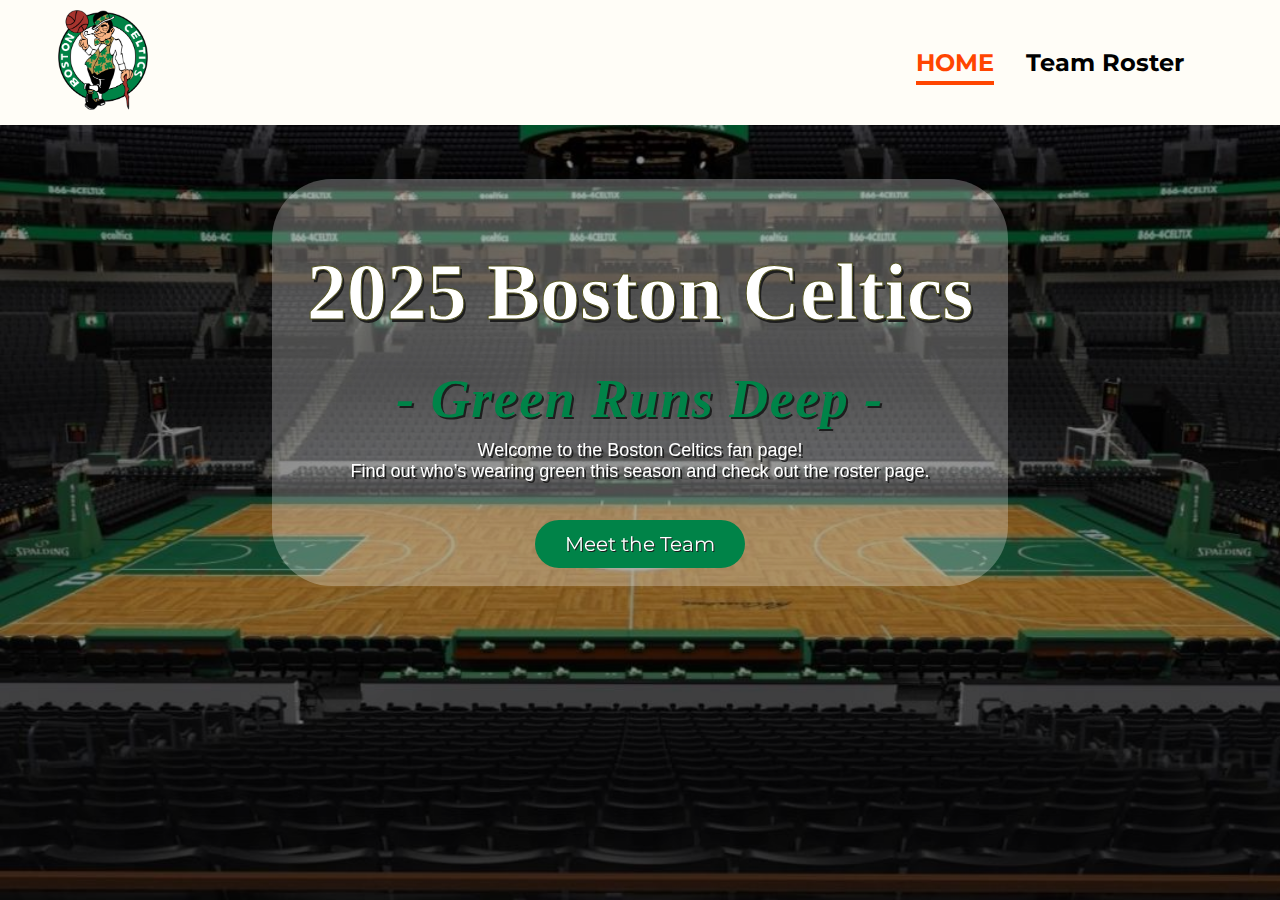
<file: index.html>
<!Doctype html>
<html lang="en">
    <head>
    <meta charset="UTF-8">
    <meta name="viewport" content="width=device-width, initial-scale=1.0">
    <link rel="icon" href="images/basketball.png">
    <link rel="stylesheet" href="css/style.css">
    <link rel="stylesheet" href="https://fonts.googleapis.com/css?family=Roboto">
    <link rel="stylesheet" href="https://fonts.googleapis.com/css?family=Montserrat">

    <title>2025 Boston Celtics Roster Card</title>
    </head>
    <body class="home-bg">
        <a class="skip" href="#main">Skip to content</a>
        
        <header>
            <div class="header-logo">
                <a href="index.html">
                <img src="images/logoimage.png" alt="Boston Celtics Logo" class="logo"/>
                </a>
            <nav aria-label="Main Navigation">
                <ul class ="nav">
                    <li><a class ="active" href="index.html">Home</a></li>
                    <li><a href="teamroster.html" class="navRoster">Team Roster</a></li>
                </ul>
            </nav>
        </div>
        </header>



        <main id="main">
            <div class="main-content">
            <h1>2025 Boston Celtics</h1>
            <h2>- Green Runs Deep -</h2>
        
            <p>Welcome to the Boston Celtics fan page!</p>
            <p class="extra-padding">Find out who’s wearing green this season and check out the roster page.</p>

            <a href="teamroster.html" class="cta-btn">Meet the Team</a>
        </div>


        </main>


    <script src="js/specialeff.js"></script>
    </body>
</html>
</file>
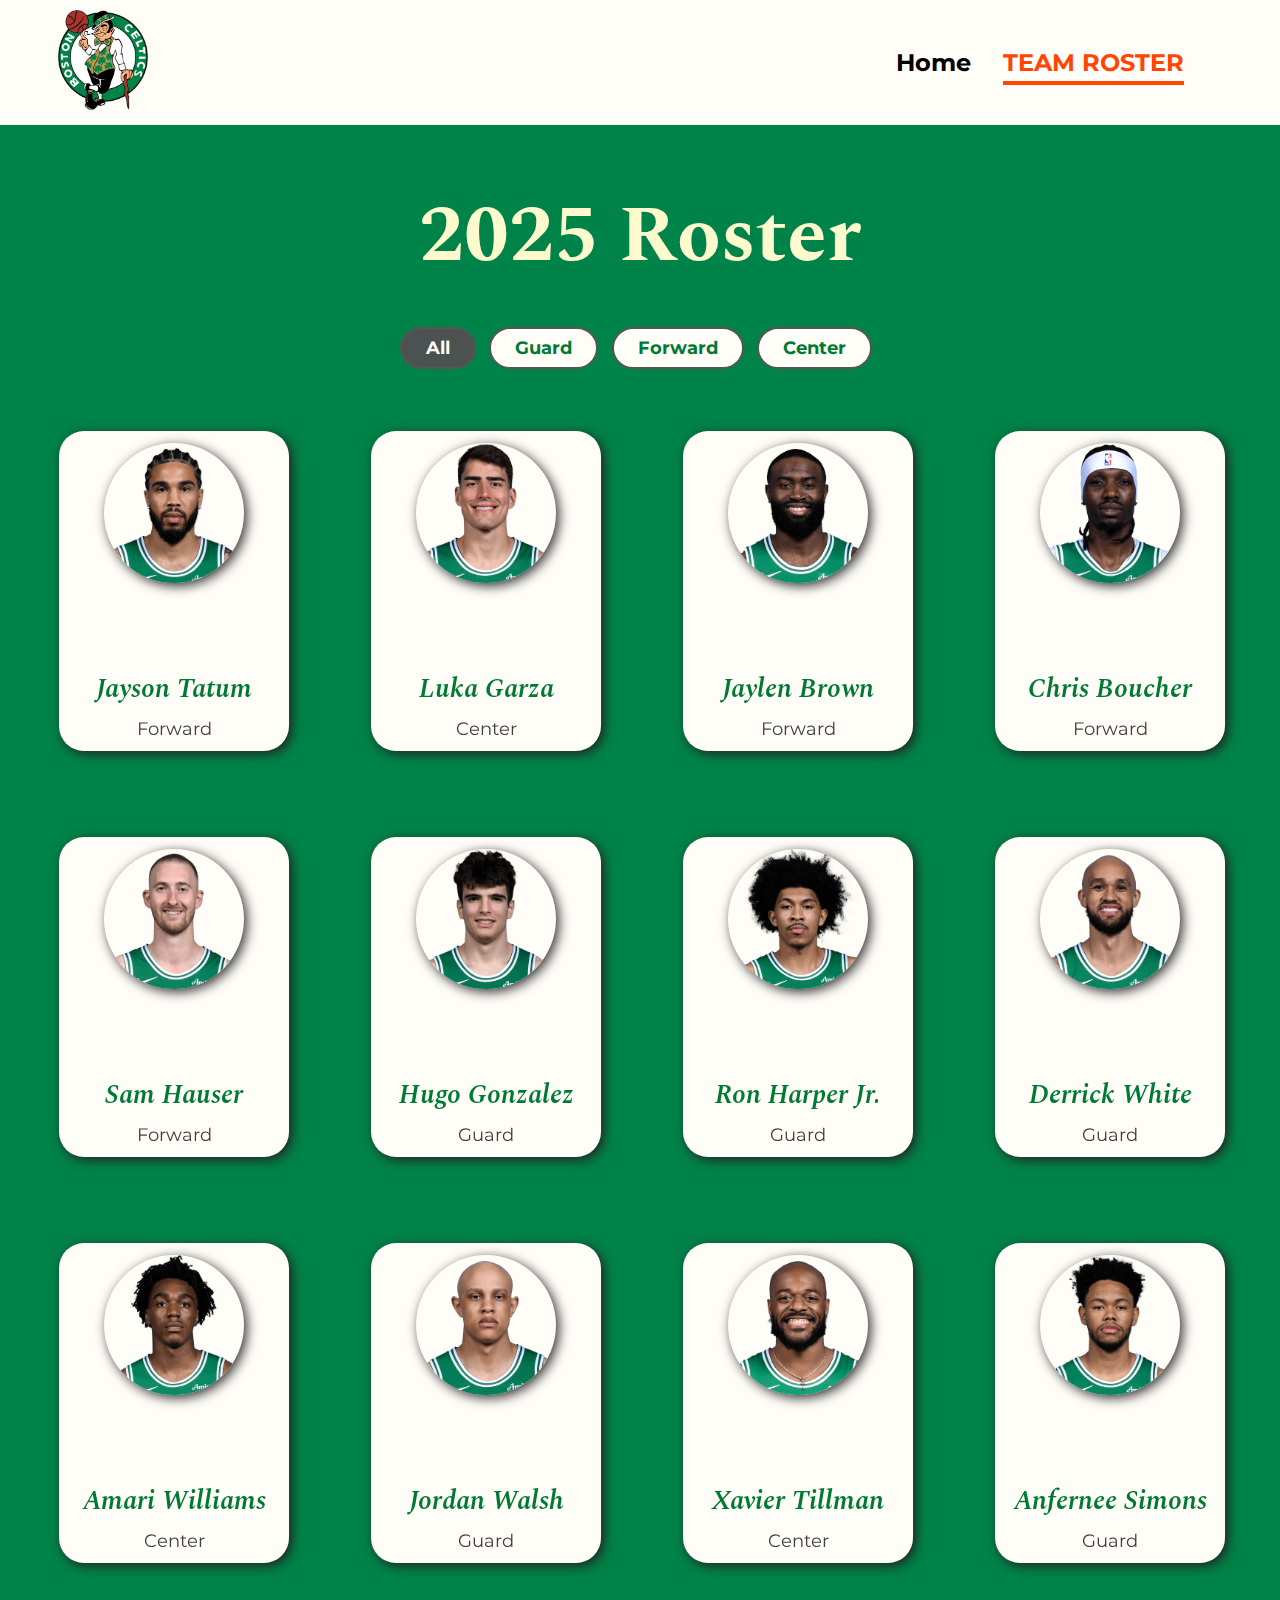
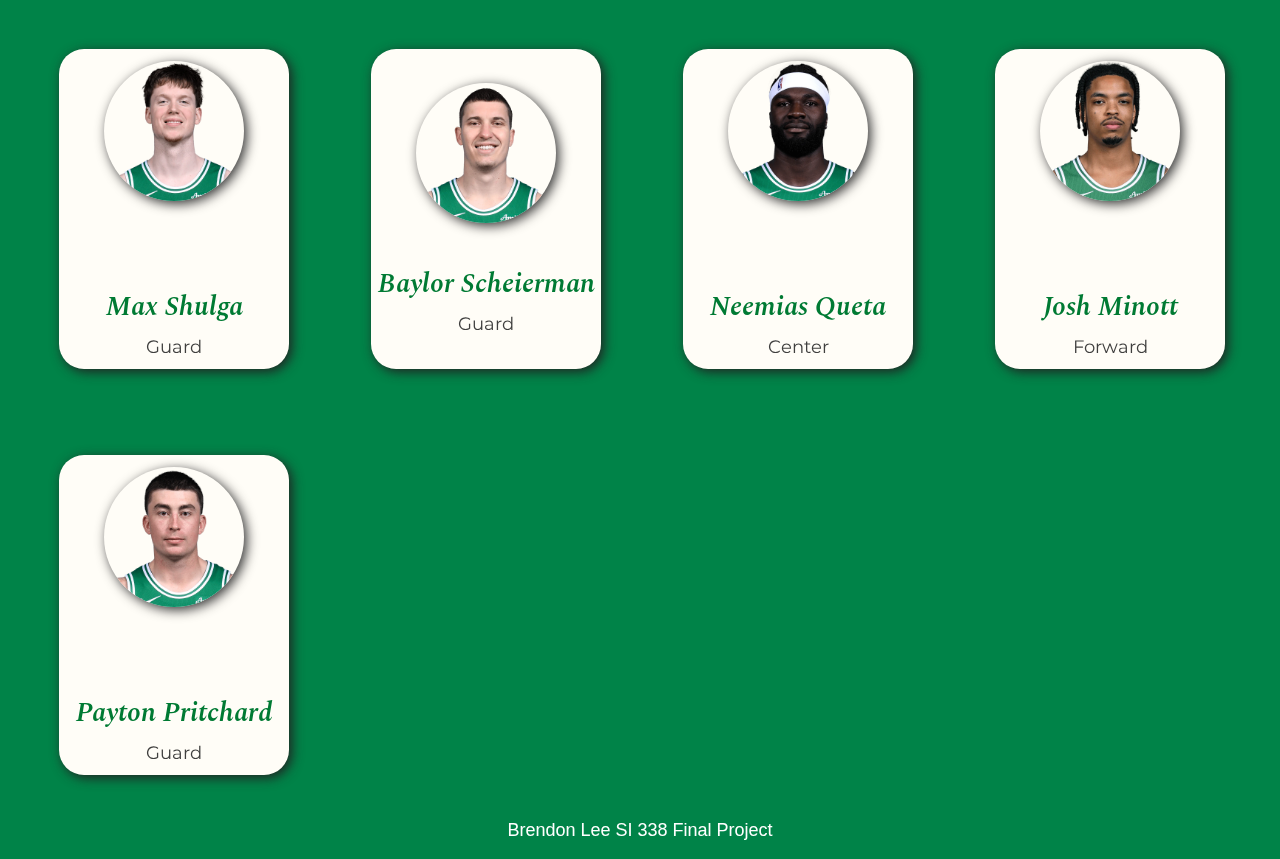
<file: teamroster.html>
<!DOCTYPE html>
<html lang="en">
<head>
   
    
    <meta charset="UTF-8">
    <meta name="viewport" content="width=device-width, initial-scale=1.0">
    <link rel="icon" href="images/basketball.png">
    <link rel="stylesheet" href="css/style.css">
    <link rel="stylesheet" href="https://fonts.googleapis.com/css?family=Roboto">
    <link rel="stylesheet" href="https://fonts.googleapis.com/css?family=Montserrat">
    <link rel="stylesheet" href="https://fonts.googleapis.com/css?family=Spectral:400,600,700,900">

    <title>Team Roster</title>
</head>


<body class="roster-bg">
    <a class="skip" href="#main">Skip to content</a>
    <header>
        <!-- Same header-logo/nav as before -->
        <div class="header-logo">
            <a href="index.html">
                <img src="images/logoimage.png" alt="Boston Celtics Logo" class="logo"/>
            </a>
            <nav aria-label="Main Navigation">
                <ul class="nav">
                    <li><a href="index.html">Home</a></li>
                    <li><a class="active" href="teamroster.html">Team Roster</a></li>
                </ul>
            </nav>
        </div>
    </header>


    <main id="main">
      <h1 class="roster-h1">2025 Roster</h1>


    <div class="filter-nav">
      <button class="filter-btn active" data-position="all">All</button>
      <button class="filter-btn" data-position="guard">Guard</button>
      <button class="filter-btn" data-position="forward">Forward</button>
      <button class="filter-btn" data-position="center">Center</button>
    </div>
    <div id="player-count" class="player-count"></div>



    <div class="player-grid">

    
    <div class="player-card" data-position="forward">
    <div class="card-inner">
<!-- jayson tatutum -->
    <div class="card-front">
      <img src="images/Jayson-Tatum.webp" alt="Jayson Tatum professional athlete" class="player-img">
      <h2>Jayson Tatum</h2>
      <p>Forward</p>
    </div>

    <div class="card-back">
      <h3>Player Info</h3>
      <ul>
        <li><strong>Height:</strong>  6'8"</li>
        <li><strong>Number:</strong>  0</li>
        <li><strong>Age:</strong>  27</li>
        <li><strong>Weight:</strong>  210 lbs</li>
        <li><strong>Experience:</strong>  8 years</li>
      </ul>
    </div>
  </div>
</div>
<!-- lg -->
<div class="player-card" data-position="center">
    <div class="card-inner">

    <div class="card-front">
      <img src="images/Luka-Garza.webp" alt="Luka Garza professional athlete" class="player-img">
      <h2>Luka Garza</h2>
      <p>Center</p>
    </div>

    <div class="card-back">
      <h3>Player Info</h3>
      <ul>
        <li><strong>Height:</strong> 6'10"</li>
        <li><strong>Number:</strong> 52</li>
        <li><strong>Age:</strong> 26</li>
        <li><strong>Weight:</strong> 243 lbs</li>
        <li><strong>Experience:</strong> 4 years</li>
      </ul>
    </div>
  </div>
</div>
<!-- jb -->
<div class="player-card" data-position="forward">
    <div class="card-inner">

    <div class="card-front">
      <img src="images/Jaylen-Brown.webp" alt="Jaylen Brown professional athlete" class="player-img">
      <h2>Jaylen Brown</h2>
      <p>Forward</p>
    </div>

    <div class="card-back">
      <h3>Player Info</h3>
      <ul>
        <li><strong>Height:</strong> 6'6"</li>
        <li><strong>Number:</strong> 7</li>
        <li><strong>Age:</strong> 29</li>
        <li><strong>Weight:</strong> 223 lbs</li>
        <li><strong>Experience:</strong> 9 years</li>
      </ul>
    </div>
  </div>
</div>
<!-- cb -->
<div class="player-card" data-position="forward">
    <div class="card-inner">

    <div class="card-front">
      <img src="images/Chris-Boucher.webp" alt="Chris Boucher professional athlete" class="player-img">
      <h2>Chris Boucher</h2>
      <p>Forward</p>
    </div>

    <div class="card-back">
      <h3>Player Info</h3>
      <ul>
        <li><strong>Height:</strong> 6'8"</li>
        <li><strong>Number:</strong> 99</li>
        <li><strong>Age:</strong> 32</li>
        <li><strong>Weight:</strong> 200 lbs</li>
        <li><strong>Experience:</strong> 8 years</li>
      </ul>
    </div>
  </div>
</div>
<!-- SH -->
<div class="player-card" data-position="forward">
    <div class="card-inner">

    <div class="card-front">
      <img src="images/Sam-Hauser.webp" alt="Sam Hauser professional athlete" class="player-img">
      <h2>Sam Hauser</h2>
      <p>Forward</p>
    </div>

    <div class="card-back">
      <h3>Player Info</h3>
      <ul>
        <li><strong>Height:</strong> 6'7"</li>
        <li><strong>Number:</strong> 30</li>
        <li><strong>Age:</strong> 27</li>
        <li><strong>Weight:</strong> 217 lbs</li>
        <li><strong>Experience:</strong> 4 years</li>
      </ul>
    </div>
  </div>
</div>
<!-- hugo -->
<div class="player-card" data-position="guard">
    <div class="card-inner">

    <div class="card-front">
      <img src="images/Hugo-Gonzalez.webp" alt="Hugo Gonzalez professional athlete" class="player-img">
      <h2>Hugo Gonzalez</h2>
      <p>Guard</p>
    </div>

    <div class="card-back">
      <h3>Player Info</h3>
      <ul>
        <li><strong>Height:</strong> 6'6"</li>
        <li><strong>Number:</strong> 28</li>
        <li><strong>Age:</strong> 19</li>
        <li><strong>Weight:</strong> 200 lbs</li>
        <li><strong>Experience:</strong> Rookie</li>
      </ul>
    </div>
  </div>
</div>
<!--  -->

<div class="player-card" data-position="guard">
    <div class="card-inner">

    <div class="card-front">
      <img src="images/Ron-Harper-Jr..webp" alt="Ron Harper Jr. professional athlete" class="player-img">
      <h2>Ron Harper Jr.</h2>
      <p>Guard</p>
    </div>

    <div class="card-back">
      <h3>Player Info</h3>
      <ul>
        <li><strong>Height:</strong> 6'5"</li>
        <li><strong>Number:</strong> 13</li>
        <li><strong>Age:</strong> 25</li>
        <li><strong>Weight:</strong> 233 lbs</li>
        <li><strong>Experience:</strong> 3 years</li>
      </ul>
    </div>
  </div>
</div>
<!--  -->
<div class="player-card" data-position="guard">
    <div class="card-inner">

    <div class="card-front">
      <img src="images/Derrick-White.webp" alt="Derrick White professional athlete" class="player-img">
      <h2>Derrick White</h2>
      <p>Guard</p>
    </div>

    <div class="card-back">
      <h3>Player Info</h3>
      <ul>
        <li><strong>Height:</strong> 6'4"</li>
        <li><strong>Number:</strong> 9</li>
        <li><strong>Age:</strong> 31</li>
        <li><strong>Weight:</strong> 190 lbs</li>
        <li><strong>Experience:</strong> 8 years</li>
      </ul>
    </div>
  </div>
</div>
<!--  -->

<div class="player-card" data-position="center">
    <div class="card-inner">

    <div class="card-front">
      <img src="images/Amari-Williams.webp" alt="Amari Williams professional athlete" class="player-img">
      <h2>Amari Williams</h2>
      <p>Center</p>
    </div>

    <div class="card-back">
      <h3>Player Info</h3>
      <ul>
        <li><strong>Height:</strong> 6'11"</li>
        <li><strong>Number:</strong> 77</li>
        <li><strong>Age:</strong> 23</li>
        <li><strong>Weight:</strong> 250 lbs</li>
        <li><strong>Experience:</strong> Rookie</li>
      </ul>
    </div>
  </div>
</div>
<!--  -->

<div class="player-card" data-position="guard">
    <div class="card-inner">

    <div class="card-front">
      <img src="images/Jordan-Walsh.webp" alt="Jordan Walsh professional athlete" class="player-img">
      <h2>Jordan Walsh</h2>
      <p>Guard</p>
    </div>

    <div class="card-back">
      <h3>Player Info</h3>
      <ul>
        <li><strong>Height:</strong> 6'6"</li>
        <li><strong>Number:</strong> 27</li>
        <li><strong>Age:</strong> 21</li>
        <li><strong>Weight:</strong> 205 lbs</li>
        <li><strong>Experience:</strong> 2 years</li>
      </ul>
    </div>
  </div>
</div>
<!--  -->

<div class="player-card" data-position="center">
    <div class="card-inner">

    <div class="card-front">
      <img src="images/Xavier-Tillman.webp" alt="Xavier Tillman professional athlete" class="player-img">
      <h2>Xavier Tillman</h2>
      <p>Center</p>
    </div>

    <div class="card-back">
      <h3>Player Info</h3>
      <ul>
        <li><strong>Height:</strong> 6'8"</li>
        <li><strong>Number:</strong> 26</li>
        <li><strong>Age:</strong> 26</li>
        <li><strong>Weight:</strong> 245 lbs</li>
        <li><strong>Experience:</strong> 5 years</li>
      </ul>
    </div>
  </div>
</div>
<!--  -->

<div class="player-card" data-position="guard">
    <div class="card-inner">

    <div class="card-front">
      <img src="images/Anfernee-Simons.webp" alt="Anfernee Simons professional athlete" class="player-img">
      <h2>Anfernee Simons</h2>
      <p>Guard</p>
    </div>

    <div class="card-back">
      <h3>Player Info</h3>
      <ul>
        <li><strong>Height:</strong> 6'3"</li>
        <li><strong>Number:</strong> 4</li>
        <li><strong>Age:</strong> 26</li>
        <li><strong>Weight:</strong> 200 lbs</li>
        <li><strong>Experience:</strong> 7 years</li>
      </ul>
    </div>
  </div>
</div>
<!--  -->
<div class="player-card" data-position="guard">
    <div class="card-inner">

    <div class="card-front">
      <img src="images/Max-Shulga.webp" alt="Max Shulga professional athlete" class="player-img">
      <h2>Max Shulga</h2>
      <p>Guard</p>
    </div>

    <div class="card-back">
      <h3>Player Info</h3>
      <ul>
        <li><strong>Height:</strong> 6'4"</li>
        <li><strong>Number:</strong> 44</li>
        <li><strong>Age:</strong> 23</li>
        <li><strong>Weight:</strong> 210 lbs</li>
        <li><strong>Experience:</strong> Rookie</li>
      </ul>
    </div>
  </div>
</div>

<!--  -->

<!--  -->
<div class="player-card" data-position="guard">
    <div class="card-inner">

    <div class="card-front">
      <img src="images/Baylor-Scheierman.webp" alt="Baylor Scheierman professional athlete" class="player-img baylor-img">
      <h2>Baylor Scheierman</h2>
      <p>Guard</p>
    </div>

    <div class="card-back">
      <h3>Player Info</h3>
      <ul>
        <li><strong>Height:</strong> 6'6"</li>
        <li><strong>Number:</strong> 55</li>
        <li><strong>Age:</strong> 25</li>
        <li><strong>Weight:</strong> 205 lbs</li>
        <li><strong>Experience:</strong> 1 year</li>
      </ul>
    </div>
  </div>
</div>

<!--  -->
<div class="player-card" data-position="center">
    <div class="card-inner">

    <div class="card-front">
      <img src="images/Neemias-Queta.webp" alt="Neemias Queta professional athlete" class="player-img">
      <h2>Neemias Queta</h2>
      <p>Center</p>
    </div>

    <div class="card-back">
      <h3>Player Info</h3>
      <ul>
        <li><strong>Height:</strong> 7'0"</li>
        <li><strong>Number:</strong> 88</li>
        <li><strong>Age:</strong> 26</li>
        <li><strong>Weight:</strong> 248 lbs</li>
        <li><strong>Experience:</strong> 26</li>
      </ul>
    </div>
  </div>
</div>

<!--  -->
<div class="player-card" data-position="forward">
    <div class="card-inner">

    <div class="card-front">
      <img src="images/Josh-Minott.webp" alt="Josh Minott professional athlete" class="player-img">
      <h2>Josh Minott</h2>
      <p>Forward</p>
    </div>

    <div class="card-back">
      <h3>Player Info</h3>
      <ul>
        <li><strong>Height:</strong> 6'8"</li>
        <li><strong>Number:</strong> 8</li>
        <li><strong>Age:</strong> 23</li>
        <li><strong>Weight:</strong> 205 lbs</li>
        <li><strong>Experience:</strong> 3 years</li>
      </ul>
    </div>
  </div>
</div>

<!--  -->
<div class="player-card" data-position="guard">
    <div class="card-inner">

    <div class="card-front">
      <img src="images/Payton-Pritchard.webp" alt="Payton Pritchard professional athlete" class="player-img">
      <h2>Payton Pritchard</h2>
      <p>Guard</p>
    </div>

    <div class="card-back">
      <h3>Player Info</h3>
      <ul>
        <li><strong>Height:</strong> 6'1"</li>
        <li><strong>Number:</strong> 11</li>
        <li><strong>Age:</strong> 27</li>
        <li><strong>Weight:</strong> 195 lbs</li>
        <li><strong>Experience:</strong> 5 years</li>
      </ul>
    </div>
  </div>
</div>


</div>
    </main>

  <script src="js/specialeff.js"></script>

  <footer>
            <p>Brendon Lee SI 338 Final Project</p>
  </footer>
    </body>
    </html>
</file>
<file: css/style.css>
html, body {
  min-height: 100vh;
}

.skip {
  position: absolute;
  left: -999px;
  top: 10px;
  background: #007a33;
  font-family: Roboto, sans-serif;
  color: #fff;
  padding: 8px 20px;
  z-index: 100;
  border-radius: 4px;
  font-size: 1.1em;
  text-decoration: none;
  transition: left 0.8s ease;
}

.skip:focus {
  left: 10px; 
  outline: 2px solid #ba9653;
  box-shadow: 10px 10px 30px #050505;
}

header {
    background-color: #FFFDF7;
    display: block;
    width: 100%;
    padding: 10px 0;
    margin: 0;
    box-sizing: border-box;
}

.header-logo {
    display: flex;
    justify-content: space-between;
    align-items: center;
    width: 100%;
    box-sizing: border-box;
    padding: 0 40px;
}

.logo {
    height: 100px;
    margin-right: 18px;
    margin-left: 18px;
}

.logo:hover {
    animation: bounce 1.4s;
}

@keyframes bounce {
    /* something new learned */
  0%, 20%, 50%, 80%, 100% {
    transform: translateY(0);
  }
  40% {
    transform: translateY(-25px);
  }
  60% {
    transform: translateY(-12px);
  }
}

.nav {
  display: flex;
  justify-content:flex-end;
  width: 100%;
  padding-right: 40px;
  box-sizing: border-box;
}
    


.nav li {
  list-style: none;
}


.nav a {
  color: black;
 text-decoration: none;
 font-weight: bold;
 font-size: 24px;
 padding: 6px 16px;
 font-family: Montserrat, sans-serif;

}
.nav a:hover:not(.active) {
  color: #008348;
  transition: 0.3s;

}
.nav li a.active {
  font-size: 24px;
  text-transform: uppercase;
  text-decoration: underline;
  
  color: #FF4500;
  text-underline-offset: 10px;
  text-decoration-thickness: 4px;
  
}

.nav a:focus {  
    /* for accessibility */
  outline: 2px solid #008348;
  outline-offset: 2px;
}


body {
  text-align: center;
  color: #ffffff;
  font-family: 'Open Sans', sans-serif;
  font-size: 18px;
  margin: 0;
  padding: 0;
  
} 

.home-bg::before {
  content: "";
  position: fixed;
  inset: 0;
  background: rgba(0, 0, 0, 0.44); /* Black overlay with 44% opacity */
  z-index: 0;
  pointer-events: none;
}


main, header, .header-logo, h1, h2, p {
  position: relative;
  z-index: 1;
}

.home-bg {
  background-image: url('../images/tdgarden.jpg');
  background-repeat: no-repeat;
  background-size: cover;
  position: relative;
  z-index: 1;
}

.roster-bg {
  background-color: #008348;
  /* Remove any background image */
  background-image: none;
}

.roster-h1 {
    font-family: 'Spectral', serif;
    font-weight: 700;
    text-align: center;
    color: #FFFACD;
}


h1 {
    text-align: center;
    margin-top: 50px;
    margin-bottom: 30px;
    font-family: 'Patua One';
    font-size: 80px;
    color: white;
}

header h2 {
    text-align: center;
}

h2 {
    font-family: 'Tiro Tamil';
    font-style: italic;
    margin: 10px 0px;
    font-size: 25px;
    letter-spacing: 1.5px;
} 


.main-content {
  background: rgba(255, 255, 255, 0.27); 
  border-radius: 60px;
  padding: 1em;
  max-width: 700px;
  margin: 3em auto;
}

.main-content h1 {
    -webkit-text-stroke-width: 1px;
    -webkit-text-stroke-color: #555524;
    text-shadow: 2px 3px #1e1e1e;
}

.main-content h2 {
    text-shadow: 2px 2px #1e1e1e;
    font-size: 3em;
    color: #008348;
}

.main-content p {
  margin: 0; 
  text-shadow: 2px 2px #1e1e1e;
}

.main-content .extra-padding {
    padding-bottom: 20px;
}


.cta-btn {
  display: inline-block;
  margin-top: 18px;
  padding: 12px 30px;
  background-color: #008348;
  color: #ffffff;
  text-decoration: none;
  font-size: 20px;
  border-radius: 30px;
  font-family: 'Montserrat', sans-serif;
  transition: background-color 0.3s ease;
  text-shadow: 1px 1px #1e1e1e;
}   

.cta-btn:hover {
    background-color: #032b03;
    color: #bababa;
}


/* mobile-view adjustments */
@media (max-width: 800px) {
  .main-content {
    max-width: 96vw;
    padding: 0.7em;
    border-radius: 24px;
    margin: 1.5em auto;
  }
  .logo {
    height: 56px;
    margin-left: 8px;
    margin-right: 8px;
  }
  .header-logo {
    flex-direction: column;
    align-items: center;
    padding: 0 8vw;
  }
  .nav {
    padding-right: 0;
    width: auto;
    justify-content: center;
    margin-top: 10px;
  }
  .nav a {
    font-size: 17px;
    padding: 7px 8px;
  }
  
  .nav li a.navRoster {
    font-size: 24px;
    font-weight: 700;
    
  }

  h1 {
    font-size: 44px;
    margin-top: 28px;
    margin-bottom: 18px;
  }
  .main-content h2 {
    font-size: 2em;
  }
  .cta-btn {
    font-size: 17px;
    padding: 10px 22px;
  }
}
 


/* team roster and player cards */
.player-grid {
  display: grid;
  grid-template-columns: repeat(auto-fit, minmax(220px, 1fr));
  gap: 2rem;
  padding-left: 2rem;
  padding-right: 2rem;
  overflow: visible;
}


.player-card {
  width: 230px;
  height: 320px;
  perspective: 1000px;
  margin: 1.5em;
  display: inline-block; 
  cursor: pointer;
  transition: opacity 0.35s, transform 0.4s;
  transition: transform 0.3s cubic-bezier(.44,1.55,.72,.83);
}


.player-card:hover:not(.flipped) .card-inner {
  transform: rotateY(31deg);
}


.card-inner {
  position: relative;
  width: 100%;
  height: 100%;
  /* transition: transform 0.8s cubic-bezier(.55,-0.09,.53,1.13); */
  transition: transform 0.8s cubic-bezier(0.45,-0.39,.93,1.1);
  transform-style: preserve-3d;
}


.player-card.flipped .card-inner {
  transform: rotateY(180deg);
}


.card-front, .card-back {
  position: absolute;
  width: 100%;
  height: 100%;
  left: 0; top: 0;
  backface-visibility: hidden;
  border-radius: 25px;
  box-shadow: 3px 3px 12px rgb(34, 34, 34);
}


.card-front {
  background: #FFFDF7;
  display: flex;
  flex-direction: column;
  align-items: center;
  justify-content: center;
}


.card-front img {
  width: 140px;
  height: 140px;
  object-fit: cover;
  border-radius: 50%;
  margin-bottom: 85px;
  box-shadow: 3px 3px 12px #333333;
}

.card-front img.baylor-img {
    margin-bottom: 40px 
}


.card-front h2 {
  font-family: 'Spectral', serif;
  font-size: 1.5em;
  color: #007a33;
  font-weight: 600;
  margin: 0;
  letter-spacing: 0px;
}

.card-front p {
  font-family: 'Montserrat', sans-serif;
  margin: 8px 0 0 0;
  font-size: 1em;
  color: #202020dc
}

.card-back {
  background: #FFFDF7;
  color: #007a33;
  transform: rotateY(180deg);
  padding: 24px 20px;
  display: flex;
  flex-direction: column;
  justify-content: center;
  font-family: 'Montserrat', sans-serif;
}

.card-back h3 {
  font-family: 'Spectral', serif;
  font-size: 1.12em;
  margin-bottom: 120px;
  color: black;
}




.card-back ul {
  list-style: none;
  padding: 0;
  margin: 0;
  font-size: 1em;
}


.card-back li {
  margin-bottom: 7px;
}

.card-back ul li strong {
  font-weight: 700;
  color: #39007a;
}


/* team roster nav buttons (filter buttons) */
.filter-nav {
  text-align: center;
  margin-bottom: 1.5em;
}

.filter-btn {
  background: #FFFDF7;
  color: #007a33;
  border: 2px solid #555555;
  font-family: 'Montserrat',sans-serif;
  font-size: 1em;
  font-weight: bold;
  border-radius: 22px;
  padding: 8px 24px;
  margin: 0 8px 8px 0;
  cursor: pointer;
  transition: background-color 0.2s, color 0.2s;
}
.filter-btn.active,
.filter-btn:hover {
  background: #4c524f;
  color: #FFFDF7;
}
</file>
